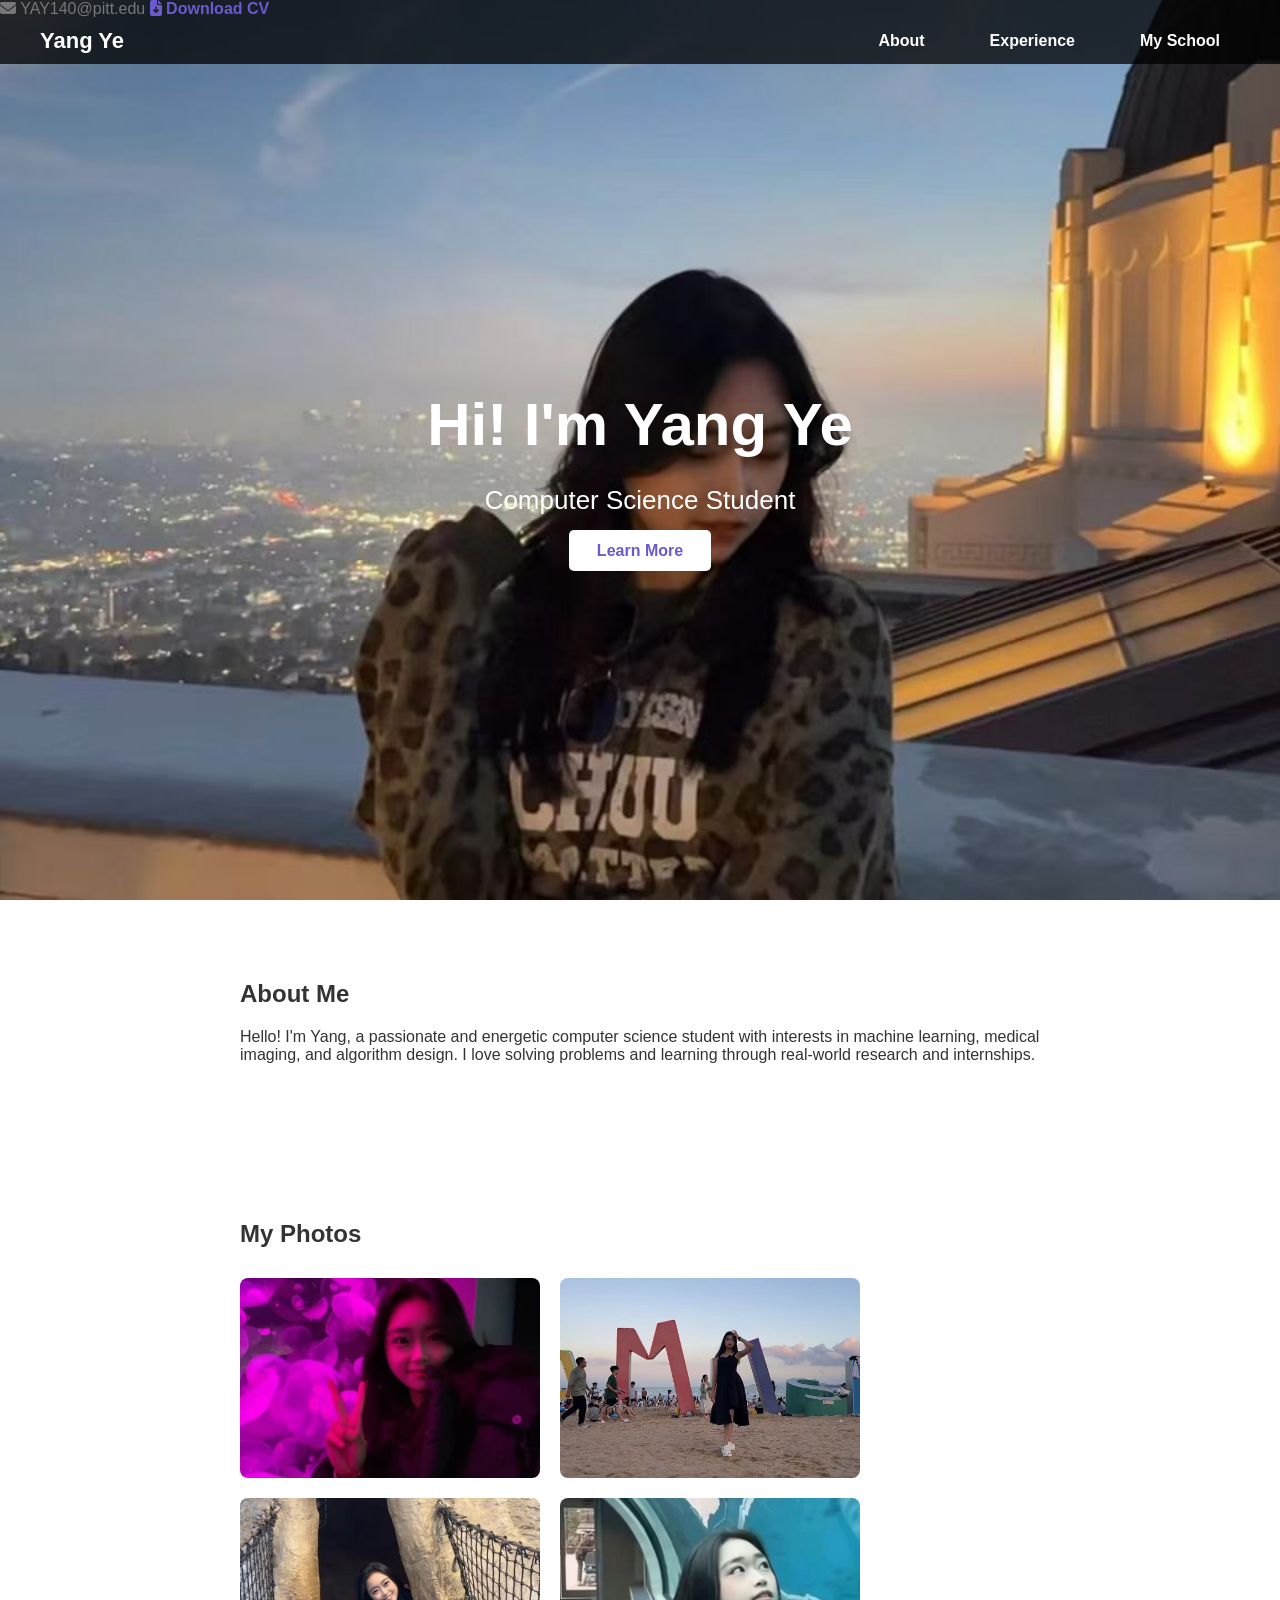
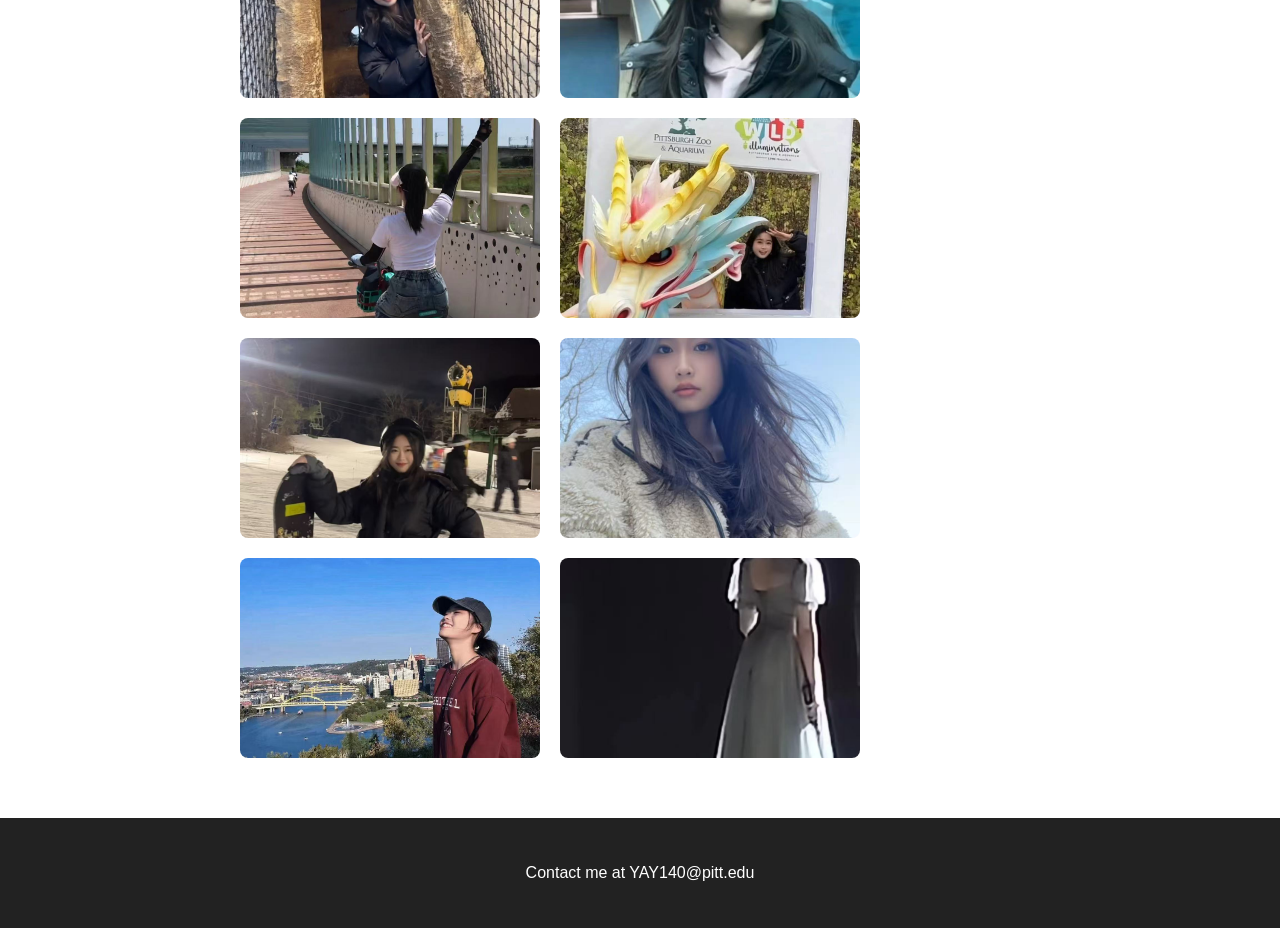
<file: docs/index.html>
<!DOCTYPE html>
<html lang="en">
<head>
  <meta charset="UTF-8">
  <title>Yang Ye Portfolio</title>
  <link rel="stylesheet" href="style.css">
  <script src="script.js" defer></script>
  <link rel="stylesheet" href="https://cdnjs.cloudflare.com/ajax/libs/font-awesome/6.5.0/css/all.min.css">

</head>
<body>
  <!-- 顶部导航 -->
  <!-- <nav class="top-nav">
    <ul>
      <li><a href="#about">About</a></li>
      <li><a href="./index_experience.html">Experience</a></li>
      <li><a href="./index_school.html">My School</a></li>
    </ul>
  </nav> -->
  <nav class="top-nav">
    <div id="email">
      <span class="contact-email">
        <i class="fa-solid fa-envelope"></i> YAY140@pitt.edu
      </span>
      <a href="CV_Yang_Ye.pdf" class="cv-download" download>
        <i class="fa-solid fa-file-arrow-down"></i> Download CV
      </a>
    </div>
    <div class="nav-container">
      <div class="nav-left">
        <!-- <a href="#home" class="nav-logo">Yang Ye</a> -->
        <a href="#home" class="nav-logo">Yang Ye</a>
      </div>
      <div class="nav-right">
        <ul>
          <li><a href="#about">About</a></li>
          <li><a href="./index_experience.html">Experience</a></li>
          <li><a href="./index_school.html">My School</a></li>
        </ul>
      </div>
    </div>
  </nav>
  

  <!-- 首页封面背景 + 标题文字 -->
  <section class="hero full-height">
    <div class="hero-text">
      <h1>Hi! I'm Yang Ye</h1>
      <h3 class="typed-text">Computer Science Student</h3>
      <a href="#about" class="hero-button">Learn More</a>
    </div>
  </section>

  <section id="about">
    <h2>About Me</h2>
    <p>Hello! I'm Yang, a passionate and energetic computer science student with interests in machine learning, medical imaging, and algorithm design. I love solving problems and learning through real-world research and internships.</p>
  </section>
  
  
  <section id="photo-gallery">
    <h2>My Photos</h2>
    <div class="gallery-grid">
      <img src="image/粉色.jpg" alt="Photo 1" class="gallery-img">
      <img src="image/大梅沙.jpg" alt="Photo 2" class="gallery-img">
      <img src="image/树.jpg" alt="Photo 3" class="gallery-img">
      <img src="image/海洋馆.jpg" alt="Photo 4" class="gallery-img">
      <img src="image/骑车.jpg" alt="Photo 5" class="gallery-img">
      <img src="image/龙头.jpg" alt="Photo 6" class="gallery-img">
      <img src="image/滑雪.jpg" alt="Photo 7" class="gallery-img">
      <img src="image/长图.jpg" alt="Photo 8" class="gallery-img">
      <img src="image/山顶.jpg" alt="Photo 9" class="gallery-img">
      <img src="image/主持人.jpg" alt="Photo 10" class="gallery-img">
    </div>
  
    <!-- 图片放大预览框 -->
    <div id="lightbox" class="lightbox">
      <span class="close">&times;</span>
      <img class="lightbox-content" id="lightbox-img">
    </div>
  </section>
  


  <footer>
    <p>Contact me at YAY140@pitt.edu</p>
  </footer>
</body>
</html>
</file>
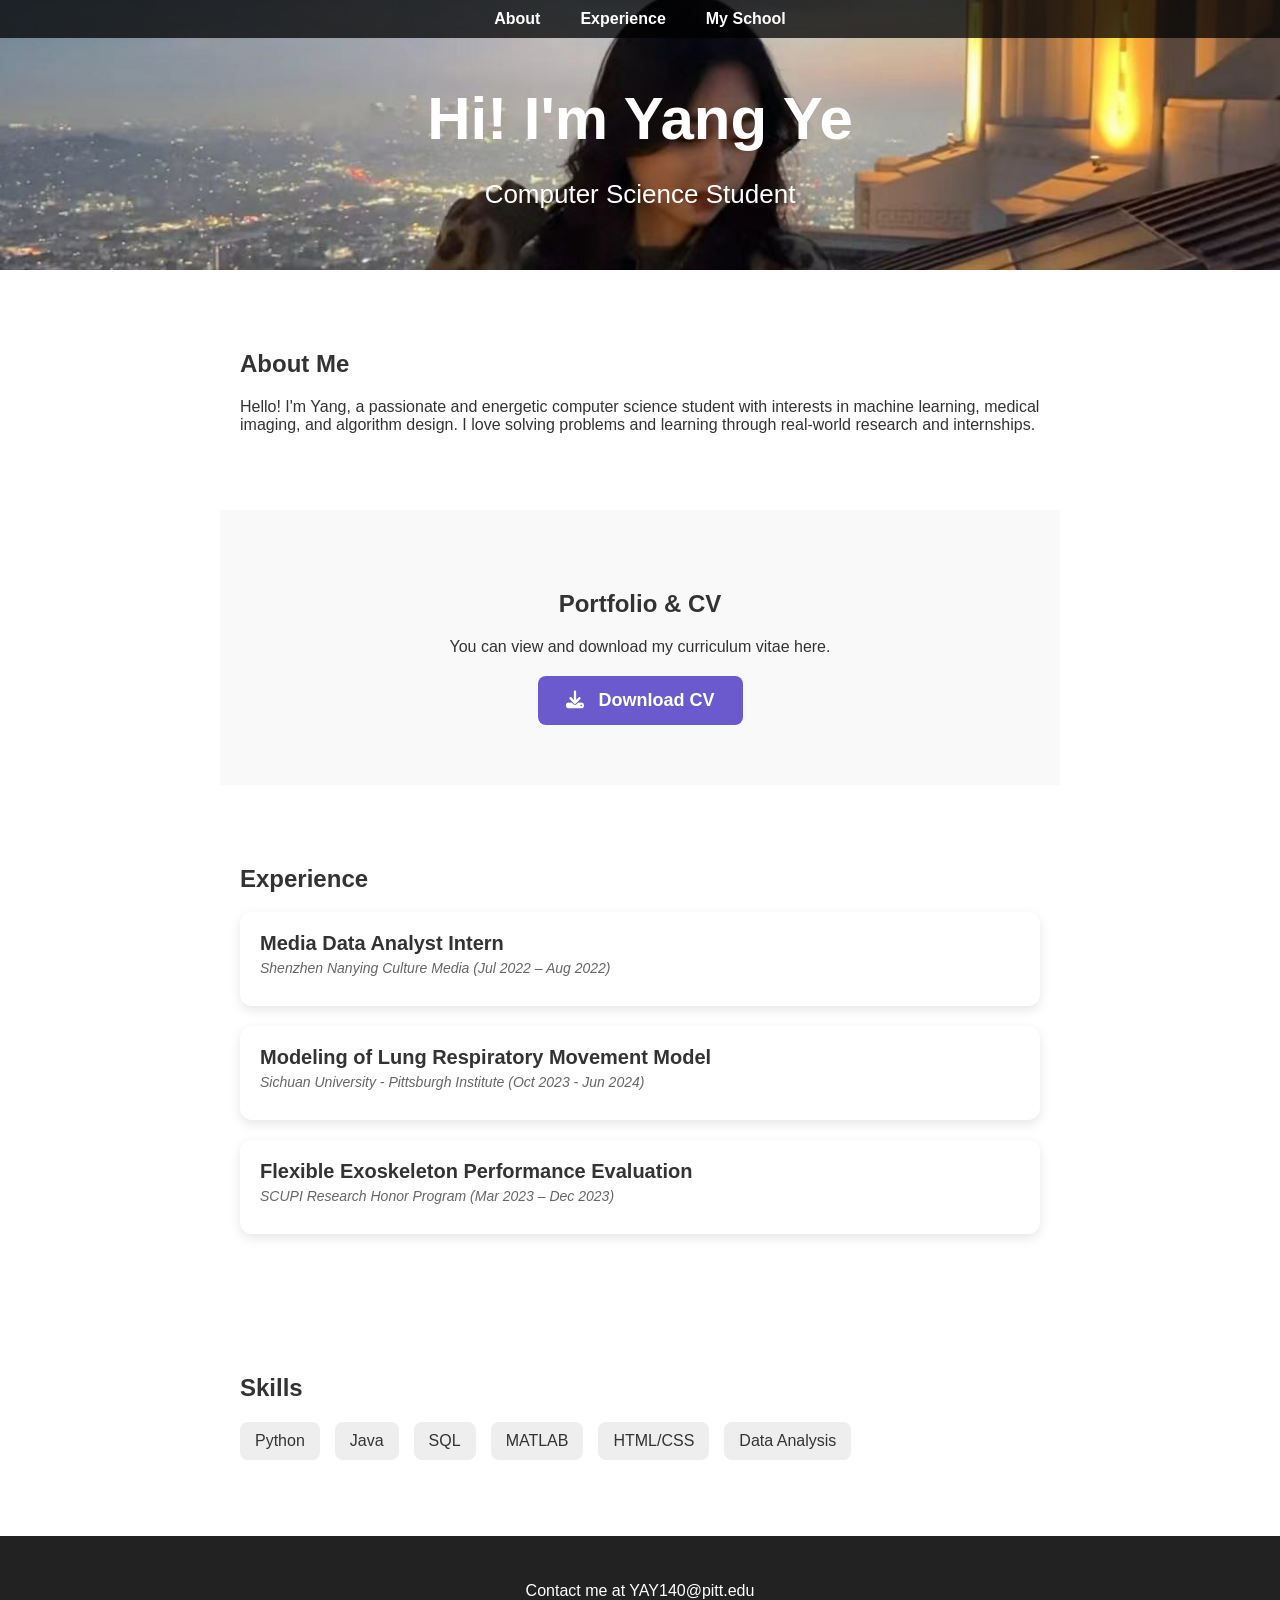
<file: docs/index_experience.html>
<!DOCTYPE html>
<html lang="en">
<head>
  <meta charset="UTF-8">
  <title>Yang Ye Portfolio</title>
  <link rel="stylesheet" href="experience.css">
  <script src="script.js" defer></script>
  <link rel="stylesheet" href="https://cdnjs.cloudflare.com/ajax/libs/font-awesome/6.5.0/css/all.min.css">
</head>
<body>
  <!-- 顶部导航 -->
  <nav class="top-nav">
    <ul>
      <li><a href="./index.html">About</a></li>
      <li><a href="#experience">Experience</a></li>
      <li><a href="./index_school.html">My School</a></li>
    </ul>
  </nav>

  <!-- 首页封面背景 + 标题文字 -->
  <section class="hero full-height">
    <div class="hero-text">
      <h1>Hi! I'm Yang Ye</h1>
      <h3 class="typed-text">Computer Science Student</h3>
    </div>
  </section>

  <section id="about">
    <h2>About Me</h2>
    <p>Hello! I'm Yang, a passionate and energetic computer science student with interests in machine learning, medical imaging, and algorithm design. I love solving problems and learning through real-world research and internships.</p>
  </section>

  <section id="cv_download" class="section portfolio-section">
    <h2>Portfolio & CV</h2>
    <p>You can view and download my curriculum vitae here.</p>
    <div class="portfolio-content">
      <a class="cv-button" href="./CV___Yang_Ye.pdf" target="_blank" download>
        <i class="fa-solid fa-download"></i> Download CV
      </a>
    </div>
  </section>

  <section id="my_life_section" class="section">
    <h2>Experience</h2>
    <div class="experience-grid">
  
      <!-- Internship -->
      <div class="exp-card" onclick="toggleDetail(this)">
        <div class="exp-header">
          <h3>Media Data Analyst Intern</h3>
          <p><em>Shenzhen Nanying Culture Media (Jul 2022 – Aug 2022)</em></p>
        </div>
        <div class="exp-detail">
          <ul>
            <li>Conducted customer data analysis using SQL to extract actionable insights for supporting marketing and business strategies.</li>
            <li>Researched and analyzed statistical data to support a documentary on urban development and natural resource management in Pingshan District, Shenzhen.</li>
          </ul>
        </div>
      </div>
  
      <!-- Research: Lung Model -->
      <div class="exp-card" onclick="toggleDetail(this)">
        <div class="exp-header">
          <h3>Modeling of Lung Respiratory Movement Model</h3>
          <p><em>Sichuan University - Pittsburgh Institute (Oct 2023 - Jun 2024)</em></p>
        </div>
        <div class="exp-detail">
          <ul>
            <li>Transformed 4DCT image data into processable point cloud numerical formats for advanced analysis and landmark point extraction.</li>
            <li>Annotated CT images by precisely identifying and labeling landmark points within the datasets.</li>
            <li>Explored theoretical aspects of affine transformations to accurately determine the positional coordinates of identical point clouds at different time points.</li>
            <li>Collaborated in the development of a comprehensive respiratory motion model of the lungs, enhancing the understanding of pulmonary dynamics.</li>
          </ul>
        </div>
      </div>
  
      <!-- Research: Exoskeleton -->
      <div class="exp-card" onclick="toggleDetail(this)">
        <div class="exp-header">
          <h3>Flexible Exoskeleton Performance Evaluation</h3>
          <p><em>SCUPI Research Honor Program (Mar 2023 – Dec 2023)</em></p>
        </div>
        <div class="exp-detail">
          <ul>
            <li>Selected for SCUPI's Research Honor Program to research flexible exoskeletal structures.</li>
            <li>Conducted comprehensive literature reviews to understand the architecture and mechanics of flexible exoskeletons in motion.</li>
            <li>Analyzed and compared various methodologies for assessing and testing the efficacy of flexible exoskeletal systems.</li>
          </ul>
        </div>
      </div>
  
    </div>
  </section>

  <section id="skills">
    <h2>Skills</h2>
    <ul class="skills-grid">
      <li>Python</li>
      <li>Java</li>
      <li>SQL</li>
      <li>MATLAB</li>
      <li>HTML/CSS</li>
      <li>Data Analysis</li>
    </ul>
  </section>

  <footer>
    <p>Contact me at YAY140@pitt.edu</p>
  </footer>
</body>
</html>
</file>
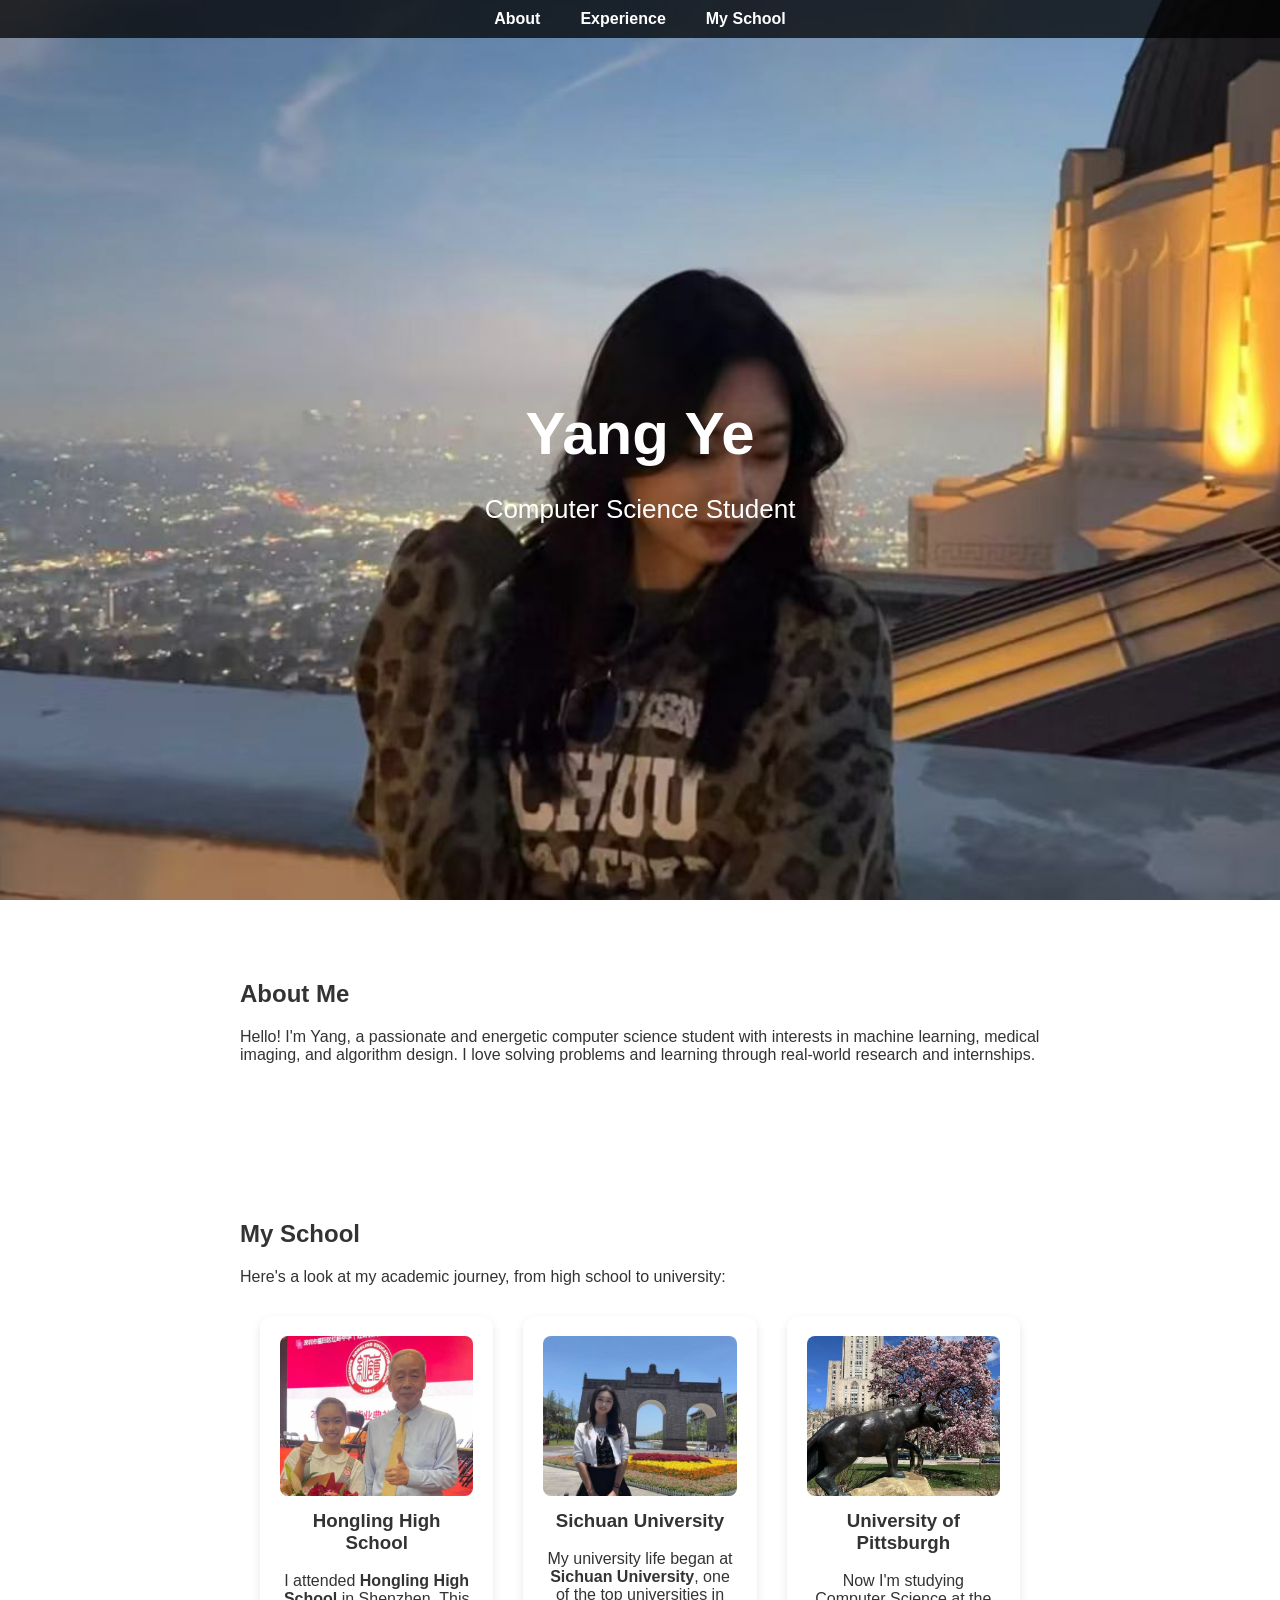
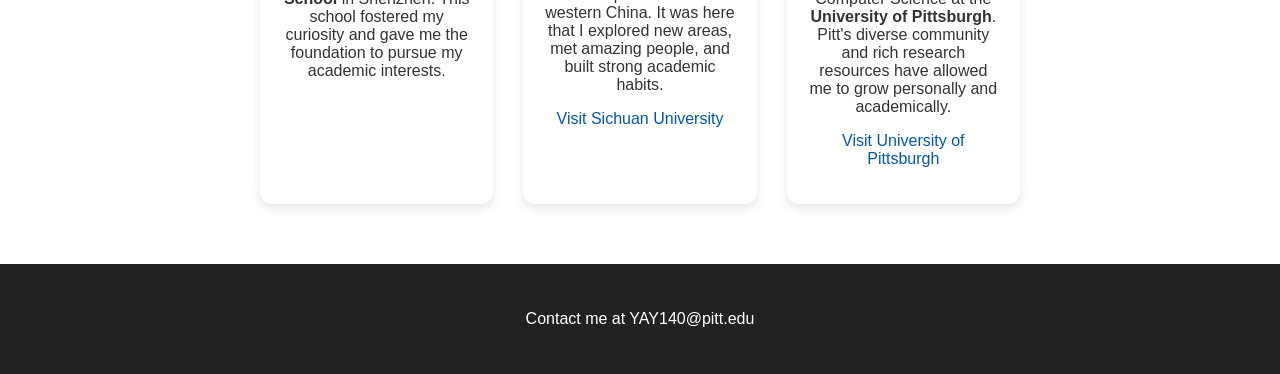
<file: docs/index_school.html>
<!DOCTYPE html>
<html lang="en">
<head>
  <meta charset="UTF-8">
  <title>Yang Ye Portfolio</title>
  <link rel="stylesheet" href="style_school.css">
  <script src="school.js" defer></script>
</head>
<body>
  <!-- 顶部导航 -->
  <nav class="top-nav">
    <ul>
      <li><a href="./index.html">About</a></li>
      <li><a href="./index_experience.html">Experience</a></li>
      <li><a href="#school">My School</a></li>
    </ul>
  </nav>

  <!-- 首页封面背景 + 标题文字 -->
  <section class="hero half-height">
    <div class="hero-text">
      <h1>Yang Ye</h1>
      <h3 class="typed-text">Computer Science Student</h3>
    </div>
  </section>

  <section id="about">
    <h2>About Me</h2>
    <p>Hello! I'm Yang, a passionate and energetic computer science student with interests in machine learning, medical imaging, and algorithm design. I love solving problems and learning through real-world research and internships.</p>
  </section>

  <section id="My_school" class="section">
    <h2>My School</h2>
    <p>Here's a look at my academic journey, from high school to university:</p>

    <div id="cards" class="school-grid">
      <!-- 红岭中学 -->
      <div id="HL_card" class="school-card">
        <img src="./image/红岭.jpg" alt="红岭中学">
        <h3>Hongling High School</h3>
        <p>I attended <strong>Hongling High School</strong> in Shenzhen.
          This school fostered my curiosity and gave me the foundation to pursue my academic interests.</p>
      </div>
      <!-- 四川大学 -->
      <div id="SCU_card" class="school-card">
        <img src="./image/四川大学.jpg" alt="四川大学">
        <h3>Sichuan University</h3>
        <p>My university life began at <strong>Sichuan University</strong>, one of the top universities in western
          China.
          It was here that I explored new areas, met amazing people, and built strong academic habits.</p>
        <p><a href="https://www.scu.edu.cn/" target="_blank">Visit Sichuan University</a></p>
      </div>
      <!-- 匹兹堡大学 -->
      <div id="upitt_card" class="school-card">
        <img src="./image/upitt.jpg" alt="University of Pittsburgh">
        <h3>University of Pittsburgh</h3>
        <p>Now I'm studying Computer Science at the <strong>University of Pittsburgh</strong>.
          Pitt's diverse community and rich research resources have allowed me to grow personally and academically.
        </p>
        <p><a href="https://www.pitt.edu/" target="_blank">Visit University of Pittsburgh</a></p>
      </div>
    </div>

    <!-- detail -->
    <div id="detail_inf">
      <div id="HL_D" class="school_detail_box">
        <section>
          <h3>High school: Hong Ling</h3>
        </section>
        <p>
          <strong>Hongling High School</strong> is a prestigious key secondary school located in Shenzhen, China,
          renowned for its <strong>excellent academic quality</strong> and <strong>vibrant campus culture</strong>.
        </p>

        <p>
          The school is equipped with <strong>advanced teaching facilities</strong> and supported by a
          <strong>highly experienced and dedicated faculty</strong>. It is committed to cultivating well-rounded
          students with a strong <strong>global perspective</strong> and <strong>innovative mindset</strong>.
        </p>

        <p>
          With a strong focus on <strong>holistic education</strong>, Hongling encourages students to thrive across
          <strong>academics, sports, and the arts</strong>. Its students have achieved <strong>outstanding
            results</strong> in various municipal, provincial, and national competitions.
        </p>

        <p>
          Guided by the school motto <strong>“Virtue, Scholarship, and the Pursuit of Excellence”</strong>, Hongling
          strives not only to deliver knowledge, but also to nurture students with a strong sense of
          <strong>responsibility, leadership, and creativity</strong>, empowering them to become future-ready
          individuals.
        </p>

        <img src="./image/HL.jpg" alt="红岭中学" class="photo">
        <br>
        <button class="back-button" onclick="backToCards()">Back</button>
      </div>
      <div id="SCU_D" class="school_detail_box">
        <section>
          <h3>University: Sichuan University</h3>
        </section>
        <p>
        <p>
          <strong>Sichuan University</strong> is a prestigious and comprehensive university located in Chengdu,
          Sichuan Province, China. It is recognized as a key institution under China's national <strong>“Double
            First-Class”</strong> initiative.
        </p>

        <p>
          The university was formed through the merger of the former Sichuan University, the former Chengdu
          University of Science and Technology, and the former West China University of Medical Sciences. It offers
          a wide range of disciplines, including <strong>liberal arts, science, engineering, and medicine</strong>,
          and ranks among the top universities in China.
        </p>

        <p>
          With the motto <strong>“Embrace All Streams, Hold Great Capacity”</strong>, Sichuan University emphasizes
          both <strong>academic innovation</strong> and <strong>talent cultivation</strong>. It is home to numerous
          <strong>national key laboratories</strong> and research centers, fostering cutting-edge research across
          disciplines.
        </p>

        <p>
          The campus is known for its beautiful environment and rich cultural heritage. Over the years, the
          university has produced a large number of <strong>highly qualified graduates</strong> and enjoys a strong
          reputation both in China and internationally.
        </p>

        <img src="./image/SICHuan.jpg" alt="四川大学" class="photo">
        <br>
        <button class="back-button" onclick="backToCards()">Back</button>
      </div>
      <div id="upitt_D" class="school_detail_box">
        <section>
          <h3>University: University of Pittsburgh</h3>
        </section>
        <p>
          The <strong>University of Pittsburgh</strong> (commonly known as <strong>Pitt</strong>) is a
          world-renowned research university located in Pittsburgh, Pennsylvania, USA. Founded in
          <strong>1787</strong>, it boasts a long history and a strong academic reputation.
        </p>

        <p>
          As one of the top public universities in the United States, Pitt is widely recognized for its excellence
          in <strong>medicine, engineering, computer science, business, and law</strong>. It is especially
          distinguished in the fields of <strong>medical and biomedical research</strong>, with its affiliated
          <strong>University of Pittsburgh Medical Center (UPMC)</strong> ranked among the world's leading
          healthcare institutions.
        </p>

        <p>
          Pitt embraces a philosophy that combines <strong>innovation with practical experience</strong>, offering
          students a wealth of opportunities in <strong>research and internships</strong> across disciplines.
        </p>

        <p>
          With its <strong>inclusive academic environment</strong> and <strong>beautiful campus</strong>, Pitt
          attracts outstanding students from all over the world who are eager to pursue knowledge, collaboration,
          and global impact.
        </p>
        <img src="./image/uPittsburgh.jpg" alt="Pitt" class="photo">
        <img src="./image/Cathy.jpg" alt="" class="photo">
        <br>
        <button class="back-button" onclick="backToCards()">Back</button>
      </div>
    </div>

  </section>
  <footer>
    <p>Contact me at YAY140@pitt.edu</p>
  </footer>
</body>
</html>
</file>
<file: docs/style.css>
html, body {
  height: 100%;
  padding: 0;
  margin: 0;
}

.hero {
  height: 100vh;
  max-width: 100%;
  margin: 0;
  padding: 0;
  --hero-bg: url('image/横图加州.jpg');
}

/* for the CV link */
.portfolio-section {
  text-align: center;
  background-color: #f9f9f9;
  padding: 60px 20px;
}

.portfolio-content {
  margin-top: 20px;
}

.cv-button {
  display: inline-block;
  background-color: #6a5acd;
  color: white;
  padding: 14px 28px;
  border-radius: 8px;
  text-decoration: none;
  font-size: 18px;
  font-weight: bold;
  transition: background-color 0.3s ease;
}

.cv-button:hover {
  background-color: #574b90;
}

.cv-button i {
  margin-right: 10px;
}


/*  */

body {
  margin: 0;
  font-family: 'Helvetica Neue', sans-serif;
  color: #333;
}

.top-nav {
  position: fixed;
  top: 0;
  width: 100%;
  background: rgba(0, 0, 0, 0.75);
  z-index: 1000;
}

.top-nav ul {
  display: flex;
  justify-content: center;
  list-style: none;
  padding: 10px 0;
  margin: 0;
}

.top-nav ul li {
  margin: 0 20px;
}

.top-nav ul li a {
  color: #fff;
  text-decoration: none;
  font-weight: bold;
}

/* for 导览 */
.top-nav.scrolled {
  background-color: #fff;
  box-shadow: 0 2px 6px rgba(0,0,0,0.15);
  transition: background-color 0.3s, box-shadow 0.3s;
}

.top-nav.scrolled ul li a {
  color: #333;
}

/* 两栏导航结构 */
.nav-container {
  clear: both;
  max-width: 1200px;
  margin: 0 auto;
  padding: 10px 30px;
  display: flex;
  align-items: center;
  justify-content: space-between;
}

/* email */
.contact-email {
  color: #787676;
}

.cv-download {
  color: #6a5acd;
  text-decoration: none;
  font-weight: bold;
}

/* 左边 Logo 或文字 */
.nav-logo {
  font-size: 22px;
  color: #fff;
  font-weight: bold;
  text-decoration: none;
}

/* 右边菜单 */
.nav-right ul {
  list-style: none;
  display: flex;
  gap: 25px;
  margin: 0;
  padding: 0;
}

.nav-right ul li a {
  color: #fff;
  text-decoration: none;
  font-weight: bold;
}

/* 滚动变白后样式 */
.top-nav.scrolled {
  background-color: #fff;
  box-shadow: 0 2px 6px rgba(0,0,0,0.1);
  transition: all 0.3s ease;
}

.top-nav.scrolled .nav-logo,
.top-nav.scrolled ul li a {
  color: #333;
}



.hero {
  height: 100vh;
  /* width: 100%; */
  /* background-image: url('image/横图加州.jpg'); */
  background-size: cover;
  background-position: center;
  position: relative;
  display: flex;
  align-items: center;
  justify-content: center;
  text-align: center;
  color: white;
  --hero-bg: url('image/横图加州.jpg');
}

.hero::before {
  content: "";
  position: absolute;
  top: 0;
  bottom: 0;
  left: 0;
  right: 0;
  background-image: var(--hero-bg, url('image/横图加州.jpg'));
  background-size: cover;
  background-position: center;
  transition: background-image 1s ease-in-out;
  z-index: -1;
}



.hero-text {
  position: relative;
  z-index: 1;
}

.hero-text h1 {
  font-size: 60px;
  margin-bottom: 20px;
}

.hero-text h3 {
  font-size: 26px;
  font-weight: 300;
}

.hero-button {
  margin-top: 30px;
  background: white;
  color: #6a5acd;
  padding: 12px 28px;
  border-radius: 5px;
  font-weight: bold;
  text-decoration: none;
  transition: background 0.3s ease;
}

.hero-button:hover {
  background: #f0f0f0;
}

/*  */
section:not(.hero) {
  padding: 60px 20px;
  max-width: 800px;
  margin: 0 auto;
}

footer {
  background: #222;
  color: #fff;
  padding: 30px;
  text-align: center;
}



/* photo part */
#photo-gallery {
  /* text-align: center; */
  padding: 60px 20px;
  background-color: #fff;
}

.gallery-grid {
  display: flex;
  flex-wrap: wrap;
  gap: 20px;
  /* justify-content: center; */
  margin-top: 30px;
}

.gallery-img {
  width: 300px;
  height: 200px;
  object-fit: cover;
  cursor: pointer;
  border-radius: 8px;
  transition: transform 0.3s;
}

.gallery-img:hover {
  transform: scale(1.05);
}

/* Lightbox */
.lightbox {
  display: none;
  position: fixed;
  z-index: 10000;
  left: 0;
  top: 0;
  width: 100%;
  height: 100%;
  overflow: auto;
  background-color: rgba(0,0,0,0.8);
  align-items: center;
  justify-content: center;
}

.lightbox-content {
  margin: auto;
  display: block;
  max-width: 80%;
  max-height: 80%;
}

.close {
  position: absolute;
  top: 30px;
  right: 40px;
  font-size: 40px;
  color: white;
  cursor: pointer;
}
</file>
<file: docs/experience.css>
html, body {
    height: 100%;
    padding: 0;
    margin: 0;
  }
  
  .hero {
    height: 100vh;
    max-width: 100%;
    margin: 0;
    padding: 0;
    --hero-bg: url('image/横图加州.jpg');
  }

  /* for CV */
  .portfolio-section {
    text-align: center;
    background-color: #f9f9f9;
    padding: 60px 20px;
  }
  
  .portfolio-content {
    margin-top: 20px;
  }
  
  .cv-button {
    display: inline-block;
    background-color: #6a5acd;
    color: white;
    padding: 14px 28px;
    border-radius: 8px;
    text-decoration: none;
    font-size: 18px;
    font-weight: bold;
    transition: background-color 0.3s ease;
  }
  
  .cv-button:hover {
    background-color: #574b90;
  }
  
  .cv-button i {
    margin-right: 10px;
  }
  
  /*  */
  body {
    margin: 0;
    font-family: 'Helvetica Neue', sans-serif;
    color: #333;
  }
  
  .top-nav {
    position: fixed;
    top: 0;
    width: 100%;
    background: rgba(0, 0, 0, 0.75);
    z-index: 1000;
  }
  
  .top-nav ul {
    display: flex;
    justify-content: center;
    list-style: none;
    padding: 10px 0;
    margin: 0;
  }
  
  .top-nav ul li {
    margin: 0 20px;
  }
  
  .top-nav ul li a {
    color: #fff;
    text-decoration: none;
    font-weight: bold;
  }
  
  .hero {
    height: 30vh;
    /* width: 100%; */
    /* background-image: url('image/横图加州.jpg'); */
    background-size: cover;
    background-position: center;
    position: relative;
    display: flex;
    align-items: center;
    justify-content: center;
    text-align: center;
    color: white;
    --hero-bg: url('image/横图加州.jpg');
  }
  
  .hero::before {
    content: "";
    position: absolute;
    top: 0;
    bottom: 0;
    left: 0;
    right: 0;
    background-image: var(--hero-bg, url('image/横图加州.jpg'));
    background-size: cover;
    background-position: center;
    transition: background-image 1s ease-in-out;
    z-index: -1;
  }
  
  
  
  .hero-text {
    position: relative;
    z-index: 1;
  }
  
  .hero-text h1 {
    font-size: 60px;
    margin-bottom: 20px;
  }
  
  .hero-text h3 {
    font-size: 26px;
    font-weight: 300;
  }
  
  .hero-button {
    margin-top: 30px;
    background: white;
    color: #6a5acd;
    padding: 12px 28px;
    border-radius: 5px;
    font-weight: bold;
    text-decoration: none;
    transition: background 0.3s ease;
  }
  
  .hero-button:hover {
    background: #f0f0f0;
  }
  
  /*  */
  section:not(.hero) {
    padding: 60px 20px;
    max-width: 800px;
    margin: 0 auto;
  }
  
  
  .skills-grid {
    display: flex;
    flex-wrap: wrap;
    gap: 15px;
    list-style: none;
    padding: 0;
  }
  
  .skills-grid li {
    background: #eee;
    padding: 10px 15px;
    border-radius: 8px;
  }
  
  footer {
    background: #222;
    color: #fff;
    padding: 30px;
    text-align: center;
  }
  
  /* for the card part */
  .experience-grid {
    display: flex;
    flex-direction: column;
    gap: 20px;
  }
  
  .exp-card {
    background-color: white;
    padding: 20px;
    border-radius: 12px;
    box-shadow: 0 4px 12px rgba(0,0,0,0.1);
    transition: all 0.3s ease;
    cursor: pointer;
  }
  
  .exp-card:hover {
    transform: scale(1.01);
  }
  
  .exp-header h3 {
    margin: 0;
    font-size: 20px;
    color: #333;
  }
  
  .exp-header p {
    margin: 5px 0 10px;
    color: #666;
    font-size: 14px;
  }
  
  .exp-detail {
    margin-top: 10px;
    display: none;
  }
  
  .exp-detail ul {
    padding-left: 20px;
    line-height: 1.6;
  }
  
  .exp-card.open .exp-detail {
    display: block;
  }
</file>
<file: docs/style_school.css>
html, body {
    height: 100%;
    padding: 0;
    margin: 0;
  }
  
  .hero {
    height: 100vh;
    max-width: 100%;
    margin: 0;
    padding: 0;
    --hero-bg: url('image/横图加州.jpg');
  }
  /*  */
  
  body {
    margin: 0;
    font-family: 'Helvetica Neue', sans-serif;
    color: #333;
  }
  
  .top-nav {
    position: fixed;
    top: 0;
    width: 100%;
    background: rgba(0, 0, 0, 0.75);
    z-index: 1000;
  }
  
  .top-nav ul {
    display: flex;
    justify-content: center;
    list-style: none;
    padding: 10px 0;
    margin: 0;
  }
  
  .top-nav ul li {
    margin: 0 20px;
  }
  
  .top-nav ul li a {
    color: #fff;
    text-decoration: none;
    font-weight: bold;
  }
  
  .hero {
    height: 100vh;
    /* width: 100%; */
    /* background-image: url('image/横图加州.jpg'); */
    background-size: cover;
    background-position: center;
    position: relative;
    display: flex;
    align-items: center;
    justify-content: center;
    text-align: center;
    color: white;
    --hero-bg: url('image/横图加州.jpg');
  }
  
  .hero::before {
    content: "";
    position: absolute;
    top: 0;
    bottom: 0;
    left: 0;
    right: 0;
    background-image: var(--hero-bg, url('image/横图加州.jpg'));
    background-size: cover;
    background-position: center;
    transition: background-image 1s ease-in-out;
    z-index: -1;
  }
  
  
  
  .hero-text {
    position: relative;
    z-index: 1;
  }
  
  .hero-text h1 {
    font-size: 60px;
    margin-bottom: 20px;
  }
  
  .hero-text h3 {
    font-size: 26px;
    font-weight: 300;
  }
  
  .hero-button {
    margin-top: 30px;
    background: white;
    color: #6a5acd;
    padding: 12px 28px;
    border-radius: 5px;
    font-weight: bold;
    text-decoration: none;
    transition: background 0.3s ease;
  }
  
  .hero-button:hover {
    background: #f0f0f0;
  }
  
  /*  */
  section:not(.hero) {
    padding: 60px 20px;
    max-width: 800px;
    margin: 0 auto;
  }
  

  /* myschool */
#My_school {
    clear: both;
    display: block;
  }
  
  .school-grid {
    display: grid;
    grid-template-columns: repeat(3, 1fr);
    gap: 30px;
    margin-top: 30px;
    padding: 0 20px;
  }
  
  .school-card {
    background-color: #fff;
    padding: 20px;
    border-radius: 12px;
    box-shadow: 0 4px 10px rgba(0, 0, 0, 0.1);
    text-align: center;
    cursor: pointer;
    transition: transform 0.2s;
  }
  
  .school-card:hover {
    transform: scale(1.02);
  }
  
  .school-card img {
    width: 100%;
    height: 160px;
    object-fit: cover;
    border-radius: 8px;
    margin-bottom: 10px;
  }
  
  .school-card h3 {
    margin-top: 0;
    color: #333;
  }
  
  .school-card a {
    color: #0056b3;
    text-decoration: none;
  }
  
  .school-card a:hover {
    text-decoration: underline;
  }
  
  @keyframes fadeIn {
    from {
      opacity: 0;
      transform: translateY(-10px);
    }
  
    to {
      opacity: 1;
      transform: translateY(0);
    }
  }
  
  /* for the detailView */
  .school_detail_box {
    display: none;
  }
  
  .school_detail_box .photo {
    width: 100%;
    max-width: 700px;
    border-radius: 10px;
    margin-top: 15px;
  }
  
  .back-button {
    margin-top: 20px;
    padding: 10px 20px;
    background-color: #444;
    color: white;
    border: none;
    border-radius: 8px;
    cursor: pointer;
  }
  
  
  footer {
    background: #222;
    color: #fff;
    padding: 30px;
    text-align: center;
  }
</file>
